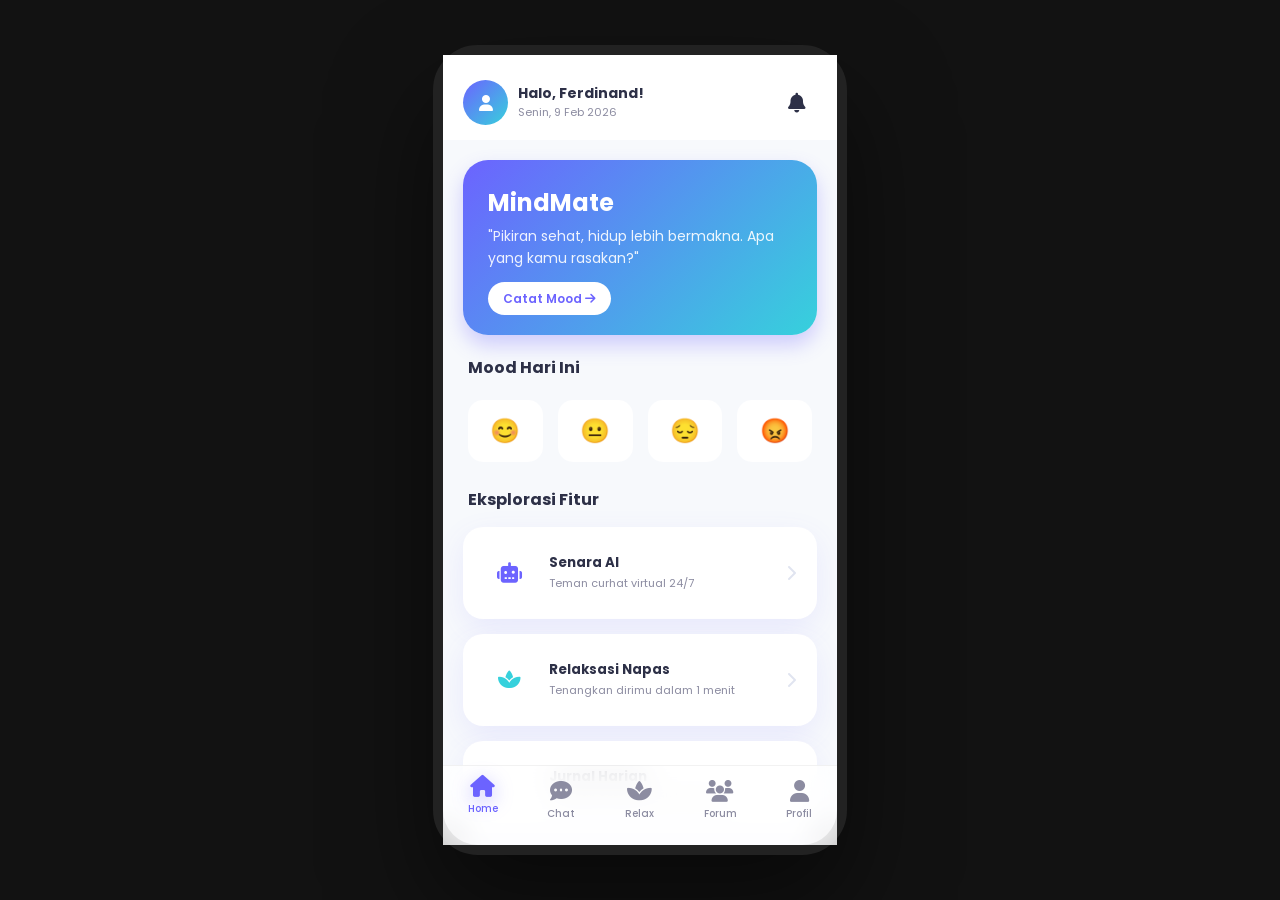
<file: index.html>
<!DOCTYPE html>
<html lang="id">
<head>
    <meta charset="UTF-8">
    <meta name="viewport" content="width=device-width, initial-scale=1.0">
    <title>MindMate - Dashboard</title>
    <link rel="stylesheet" href="https://cdnjs.cloudflare.com/ajax/libs/font-awesome/6.4.0/css/all.min.css">
    <link rel="stylesheet" href="style.css">
</head>
<body>

    <div class="phone-frame">
        <div class="top-bar">
            <div class="user-info" style="display: flex; align-items: center; gap: 10px;">
                <div style="width: 45px; height: 45px; background: var(--gradient); border-radius: 50%; display: flex; align-items: center; justify-content: center; color: white;">
                    <i class="fas fa-user"></i>
                </div>
                <div>
                    <h5 style="margin: 0; font-size: 14px;">Halo, Ferdinand!</h5>
                    <p style="margin: 0; font-size: 11px; color: var(--gray);">Senin, 9 Feb 2026</p>
                </div>
            </div>
            <a href="notifikasi.html" class="back-btn" style="background: none; font-size: 20px;">
                <i class="fas fa-bell"></i>
            </a>
        </div>

        <div class="content">
            
            <div class="card-gradient">
                <h2 class="text-white" style="margin-bottom: 5px;">MindMate</h2>
                <p class="text-white" style="opacity: 0.9;">"Pikiran sehat, hidup lebih bermakna. Apa yang kamu rasakan?"</p>
                <div style="margin-top: 15px;">
                    <a href="mood.html" style="background: white; color: var(--primary); padding: 8px 15px; border-radius: 20px; text-decoration: none; font-size: 12px; font-weight: 600;">
                        Catat Mood <i class="fas fa-arrow-right"></i>
                    </a>
                </div>
            </div>

            <div style="padding: 0 5px;">
                <h4 style="margin-bottom: 15px;">Mood Hari Ini</h4>
                <div class="mood-grid">
                    <button class="mood-btn">😊</button>
                    <button class="mood-btn">😐</button>
                    <button class="mood-btn">😔</button>
                    <button class="mood-btn">😡</button>
                </div>
            </div>

            <h4 style="margin: 25px 5px 15px;">Eksplorasi Fitur</h4>

            <a href="chat.html" class="feature-card">
                <div class="icon-box"><i class="fas fa-robot"></i></div>
                <div style="flex: 1;">
                    <h5 style="margin-bottom: 2px;">Senara AI</h5>
                    <p style="font-size: 11px;">Teman curhat virtual 24/7</p>
                </div>
                <i class="fas fa-chevron-right" style="color: var(--light-gray);"></i>
            </a>

            <a href="relax.html" class="feature-card">
                <div class="icon-box" style="color: var(--accent);"><i class="fas fa-spa"></i></div>
                <div style="flex: 1;">
                    <h5 style="margin-bottom: 2px;">Relaksasi Napas</h5>
                    <p style="font-size: 11px;">Tenangkan dirimu dalam 1 menit</p>
                </div>
                <i class="fas fa-chevron-right" style="color: var(--light-gray);"></i>
            </a>

            <a href="journal.html" class="feature-card">
                <div class="icon-box" style="color: var(--secondary);"><i class="fas fa-book-heart"></i></div>
                <div style="flex: 1;">
                    <h5 style="margin-bottom: 2px;">Jurnal Harian</h5>
                    <p style="font-size: 11px;">Tuliskan semua keluh kesahmu</p>
                </div>
                <i class="fas fa-chevron-right" style="color: var(--light-gray);"></i>
            </a>

            <a href="edukasi.html" class="feature-card">
                <div class="icon-box" style="color: var(--success);"><i class="fas fa-graduation-cap"></i></div>
                <div style="flex: 1;">
                    <h5 style="margin-bottom: 2px;">Edukasi Mental</h5>
                    <p style="font-size: 11px;">Artikel & Tips kesehatan mental</p>
                </div>
                <i class="fas fa-chevron-right" style="color: var(--light-gray);"></i>
            </a>

            <div style="background: rgba(108, 99, 255, 0.05); padding: 20px; border-radius: 20px; border: 1px dashed var(--primary); margin: 20px 0; text-align: center;">
                <p style="color: var(--primary); font-size: 12px;">Punya pertanyaan mendesak?</p>
                <a href="chat.html" style="font-weight: 600; color: var(--primary); text-decoration: none;">Tanya Senara Sekarang <i class="fas fa-paper-plane"></i></a>
            </div>

        </div>

        <nav class="bottom-nav">
            <a href="index.html" class="nav-item active">
                <i class="fas fa-home"></i>
                <span>Home</span>
            </a>
            <a href="chat.html" class="nav-item">
                <i class="fas fa-comment-dots"></i>
                <span>Chat</span>
            </a>
            <a href="relax.html" class="nav-item">
                <i class="fas fa-spa"></i>
                <span>Relax</span>
            </a>
            <a href="komunitas.html" class="nav-item">
                <i class="fas fa-users"></i>
                <span>Forum</span>
            </a>
            <a href="profil.html" class="nav-item">
                <i class="fas fa-user"></i>
                <span>Profil</span>
            </a>
        </nav>
    </div>

    <script>
        document.querySelectorAll('.mood-btn').forEach(btn => {
            btn.addEventListener('click', function() {
                document.querySelectorAll('.mood-btn').forEach(b => b.classList.remove('selected'));
                this.classList.add('selected');
            });
        });
    </script>
</body>

</html>
</file>
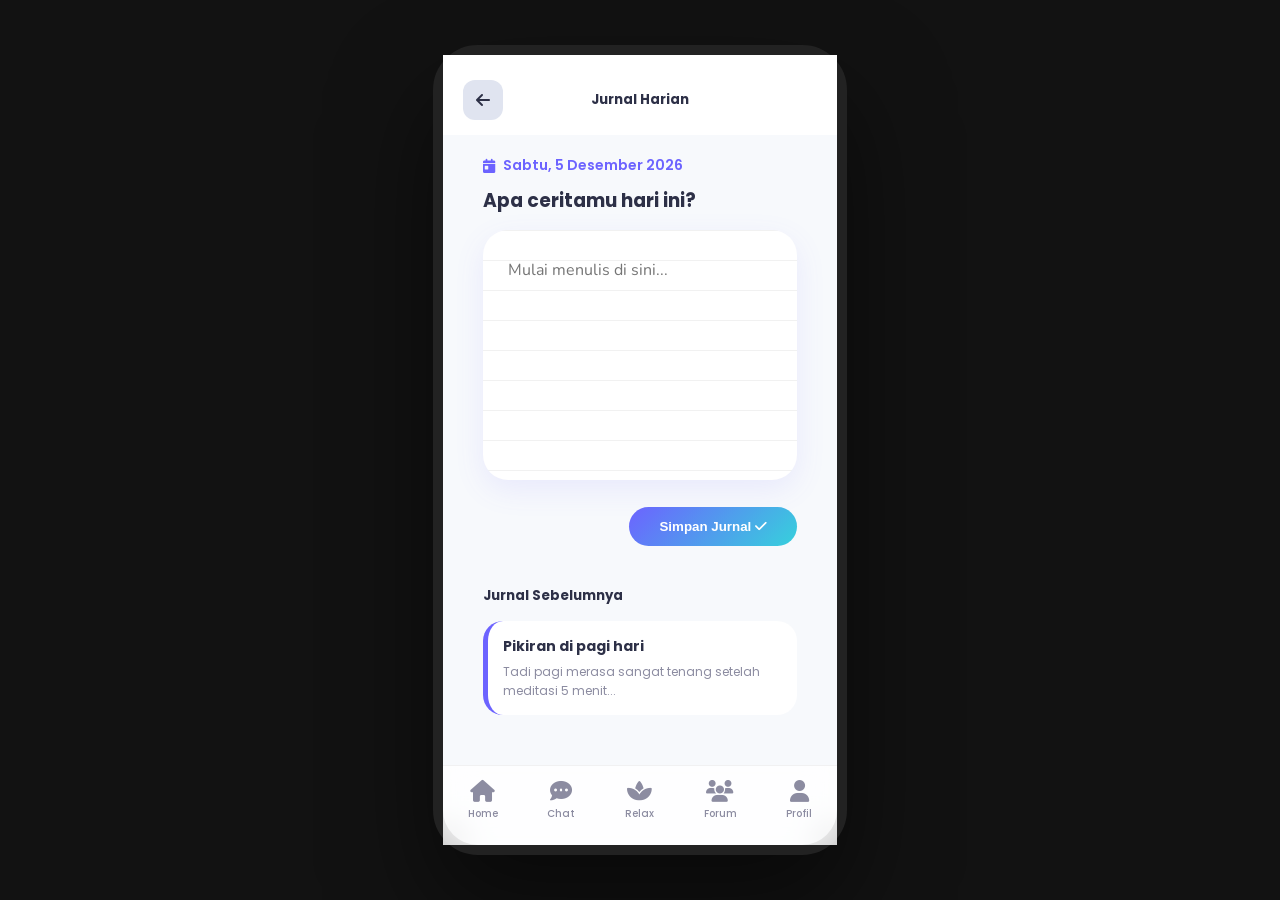
<file: journal.html>
<!DOCTYPE html>
<html lang="id">
<head>
    <meta charset="UTF-8">
    <meta name="viewport" content="width=device-width, initial-scale=1.0">
    <title>MindMate - Jurnal Pribadi</title>
    <link rel="stylesheet" href="https://cdnjs.cloudflare.com/ajax/libs/font-awesome/6.4.0/css/all.min.css">
    <link rel="stylesheet" href="style.css">
    <style>
        .journal-container {
            padding: 20px;
        }

        .date-header {
            font-size: 14px;
            color: var(--primary);
            font-weight: 600;
            margin-bottom: 10px;
            display: flex;
            align-items: center;
            gap: 8px;
        }

        /* Desain area tulis seperti kertas */
        .journal-paper {
            background: white;
            border-radius: 25px;
            padding: 25px;
            box-shadow: var(--shadow-soft);
            background-image: linear-gradient(#f1f1f1 1px, transparent 1px);
            background-size: 100% 30px;
            line-height: 30px;
            min-height: 250px;
            border: none;
            width: 100%;
            font-family: 'Nunito', sans-serif;
            font-size: 16px;
            color: var(--dark);
            outline: none;
            resize: none;
        }

        .save-action {
            margin-top: 20px;
            display: flex;
            justify-content: flex-end;
        }

        .btn-save {
            background: var(--gradient);
            color: white;
            border: none;
            padding: 12px 30px;
            border-radius: 25px;
            font-weight: 600;
            cursor: pointer;
            transition: var(--transition);
        }

        .btn-save:active { transform: scale(0.9); }

        /* Daftar jurnal yang tersimpan */
        .saved-list {
            margin-top: 40px;
        }

        .journal-card {
            background: white;
            padding: 15px;
            border-radius: 20px;
            margin-bottom: 15px;
            border-left: 5px solid var(--primary);
            animation: slideUp 0.5s ease;
        }

        .journal-card h6 { margin: 0 0 5px 0; font-size: 14px; color: var(--dark); }
        .journal-card p { 
            margin: 0; 
            font-size: 12px; 
            color: var(--gray);
            display: -webkit-box;
            -webkit-line-clamp: 2;
            -webkit-box-orient: vertical;
            overflow: hidden;
        }
    </style>
</head>
<body>

    <div class="phone-frame">
        <div class="top-bar">
            <a href="index.html" class="back-btn"><i class="fas fa-arrow-left"></i></a>
            <h5 style="margin: 0;">Jurnal Harian</h5>
            <div style="width: 40px;"></div>
        </div>

        <div class="content">
            <div class="journal-container">
                <div class="date-header">
                    <i class="fas fa-calendar-day"></i>
                    <span id="currentDate"></span>
                </div>
                
                <h3 style="margin-bottom: 15px;">Apa ceritamu hari ini?</h3>
                
                <textarea id="journalText" class="journal-paper" placeholder="Mulai menulis di sini..."></textarea>

                <div class="save-action">
                    <button id="saveBtn" class="btn-save" onclick="saveEntry()">
                        Simpan Jurnal <i class="fas fa-check"></i>
                    </button>
                </div>

                <div class="saved-list">
                    <h5 style="margin-bottom: 15px;">Jurnal Sebelumnya</h5>
                    <div id="entriesContainer">
                        <div class="journal-card">
                            <h6>Pikiran di pagi hari</h6>
                            <p>Tadi pagi merasa sangat tenang setelah meditasi 5 menit...</p>
                        </div>
                    </div>
                </div>
            </div>
        </div>

        <nav class="bottom-nav">
            <a href="index.html" class="nav-item"><i class="fas fa-home"></i><span>Home</span></a>
            <a href="chat.html" class="nav-item"><i class="fas fa-comment-dots"></i><span>Chat</span></a>
            <a href="relax.html" class="nav-item"><i class="fas fa-spa"></i><span>Relax</span></a>
            <a href="komunitas.html" class="nav-item"><i class="fas fa-users"></i><span>Forum</span></a>
            <a href="profil.html" class="nav-item"><i class="fas fa-user"></i><span>Profil</span></a>
        </nav>
    </div>

    <script>
        // Set tanggal hari ini
        const options = { weekday: 'long', year: 'numeric', month: 'long', day: 'numeric' };
        document.getElementById('currentDate').innerText = new Date().toLocaleDateString('id-ID', options);

        function saveEntry() {
            const text = document.getElementById('journalText').value;
            const container = document.getElementById('entriesContainer');
            const saveBtn = document.getElementById('saveBtn');

            if (!text.trim()) {
                alert("Tulis sesuatu dulu ya!");
                return;
            }

            // Efek Loading
            saveBtn.innerHTML = '<i class="fas fa-spinner fa-spin"></i> Menyimpan...';
            saveBtn.disabled = true;

            setTimeout(() => {
                const title = text.split(' ').slice(0, 3).join(' ') + '...';
                const newCard = `
                    <div class="journal-card">
                        <h6>${title}</h6>
                        <p>${text}</p>
                    </div>
                `;

                container.insertAdjacentHTML('afterbegin', newCard);
                
                // Reset
                document.getElementById('journalText').value = "";
                saveBtn.innerHTML = 'Simpan Jurnal <i class="fas fa-check"></i>';
                saveBtn.disabled = false;
                
                alert("Jurnal kamu berhasil disimpan dengan aman.");
            }, 1000);
        }
    </script>
</body>
</html>
</file>
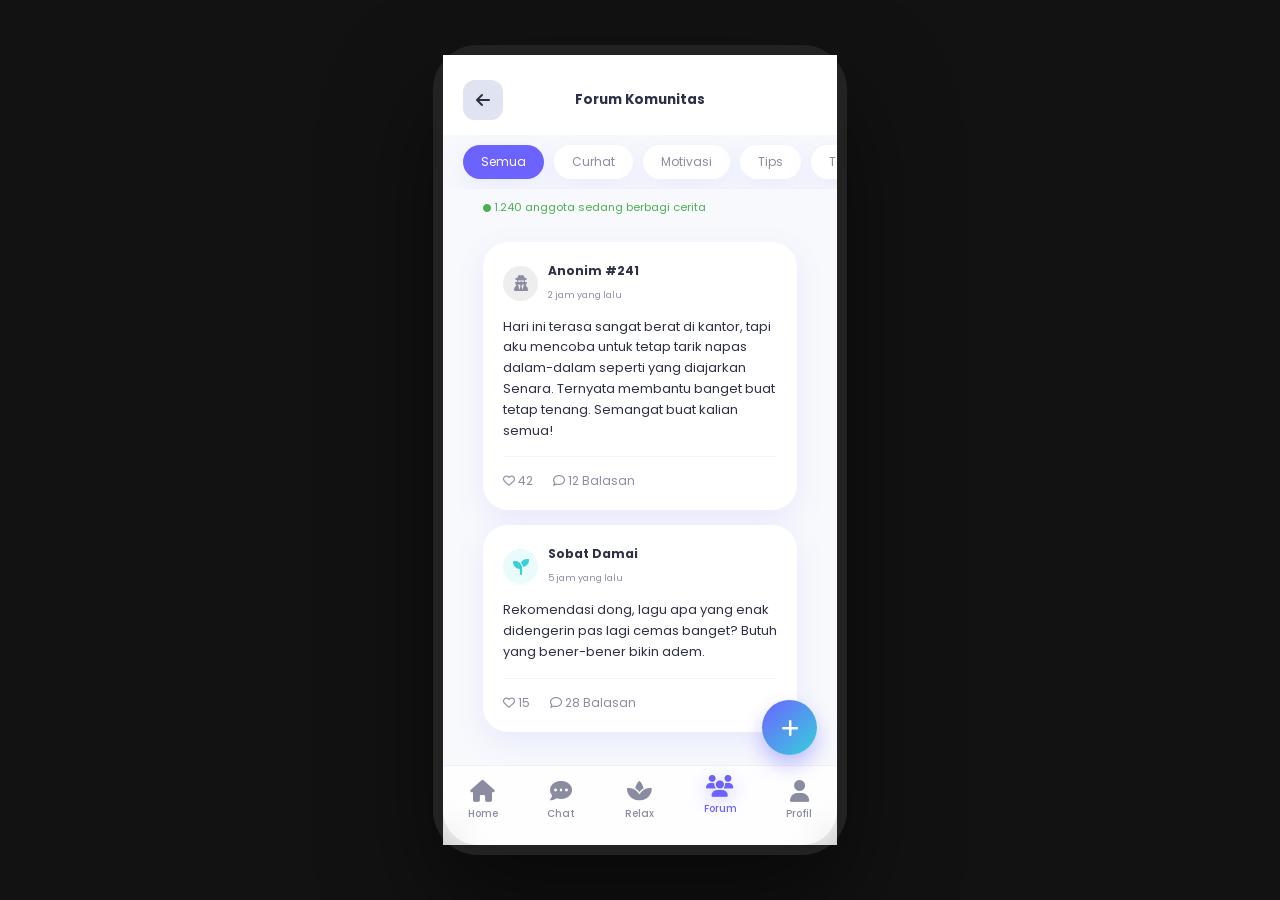
<file: komunitas.html>
<!DOCTYPE html>
<html lang="id">
<head>
    <meta charset="UTF-8">
    <meta name="viewport" content="width=device-width, initial-scale=1.0">
    <title>MindMate - Komunitas</title>
    <link rel="stylesheet" href="https://cdnjs.cloudflare.com/ajax/libs/font-awesome/6.4.0/css/all.min.css">
    <link rel="stylesheet" href="style.css">
    <style>
        .community-header {
            padding: 20px;
            background: var(--white);
        }

        .category-scroll {
            display: flex;
            gap: 10px;
            overflow-x: auto;
            padding: 10px 20px;
            scrollbar-width: none;
        }
        .category-scroll::-webkit-scrollbar { display: none; }

        .cat-pill {
            padding: 8px 18px;
            background: var(--white);
            border-radius: 20px;
            font-size: 12px;
            white-space: nowrap;
            color: var(--gray);
            box-shadow: var(--shadow-soft);
            cursor: pointer;
            transition: var(--transition);
        }

        .cat-pill.active {
            background: var(--primary);
            color: white;
        }

        /* Styling Post Card */
        .post-card {
            background: white;
            margin: 15px 20px;
            padding: 20px;
            border-radius: 25px;
            box-shadow: var(--shadow-soft);
            animation: slideUp 0.6s ease;
        }

        .post-header {
            display: flex;
            align-items: center;
            gap: 10px;
            margin-bottom: 12px;
        }

        .avatar-anon {
            width: 35px; height: 35px;
            background: #eee;
            border-radius: 50%;
            display: flex; align-items: center; justify-content: center;
            color: var(--gray);
        }

        .post-content { font-size: 13px; line-height: 1.6; color: var(--dark); }

        .post-footer {
            margin-top: 15px;
            padding-top: 15px;
            border-top: 1px solid #f5f5f5;
            display: flex;
            gap: 20px;
            font-size: 12px;
            color: var(--gray);
        }

        .action-item { cursor: pointer; transition: 0.2s; }
        .action-item:hover { color: var(--primary); }

        /* Floating Button */
        .fab {
            position: absolute;
            bottom: 90px;
            right: 20px;
            width: 55px; height: 55px;
            background: var(--gradient);
            border-radius: 50%;
            display: flex; align-items: center; justify-content: center;
            color: white;
            box-shadow: 0 10px 20px rgba(108, 99, 255, 0.4);
            cursor: pointer;
            z-index: 10;
        }
    </style>
</head>
<body>

    <div class="phone-frame">
        <div class="top-bar">
            <a href="index.html" class="back-btn"><i class="fas fa-arrow-left"></i></a>
            <h5 style="margin: 0;">Forum Komunitas</h5>
            <div style="width: 40px;"></div>
        </div>

        <div class="category-scroll">
            <div class="cat-pill active">Semua</div>
            <div class="cat-pill">Curhat</div>
            <div class="cat-pill">Motivasi</div>
            <div class="cat-pill">Tips</div>
            <div class="cat-pill">Tanya Pakar</div>
        </div>

        <div class="content">
            <p style="padding: 10px 20px; font-size: 11px; color: var(--success);">
                <i class="fas fa-circle" style="font-size: 8px;"></i> 1.240 anggota sedang berbagi cerita
            </p>

            <div class="post-card">
                <div class="post-header">
                    <div class="avatar-anon"><i class="fas fa-user-secret"></i></div>
                    <div>
                        <h6 style="margin:0; font-size:12px;">Anonim #241</h6>
                        <span style="font-size:9px; color:var(--gray);">2 jam yang lalu</span>
                    </div>
                </div>
                <p class="post-content">Hari ini terasa sangat berat di kantor, tapi aku mencoba untuk tetap tarik napas dalam-dalam seperti yang diajarkan Senara. Ternyata membantu banget buat tetap tenang. Semangat buat kalian semua!</p>
                <div class="post-footer">
                    <span class="action-item"><i class="far fa-heart"></i> 42</span>
                    <span class="action-item"><i class="far fa-comment"></i> 12 Balasan</span>
                </div>
            </div>

            <div class="post-card">
                <div class="post-header">
                    <div class="avatar-anon" style="background: rgba(54, 209, 220, 0.1); color: var(--accent);"><i class="fas fa-seedling"></i></div>
                    <div>
                        <h6 style="margin:0; font-size:12px;">Sobat Damai</h6>
                        <span style="font-size:9px; color:var(--gray);">5 jam yang lalu</span>
                    </div>
                </div>
                <p class="post-content">Rekomendasi dong, lagu apa yang enak didengerin pas lagi cemas banget? Butuh yang bener-bener bikin adem.</p>
                <div class="post-footer">
                    <span class="action-item"><i class="far fa-heart"></i> 15</span>
                    <span class="action-item"><i class="far fa-comment"></i> 28 Balasan</span>
                </div>
            </div>
        </div>

        <div class="fab" onclick="alert('Fitur menulis postingan akan segera hadir!')">
            <i class="fas fa-plus fa-lg"></i>
        </div>

        <nav class="bottom-nav">
            <a href="index.html" class="nav-item"><i class="fas fa-home"></i><span>Home</span></a>
            <a href="chat.html" class="nav-item"><i class="fas fa-comment-dots"></i><span>Chat</span></a>
            <a href="relax.html" class="nav-item"><i class="fas fa-spa"></i><span>Relax</span></a>
            <a href="komunitas.html" class="nav-item active"><i class="fas fa-users"></i><span>Forum</span></a>
            <a href="profil.html" class="nav-item"><i class="fas fa-user"></i><span>Profil</span></a>
        </nav>
    </div>

    <script>
        // Script untuk ganti tab kategori
        document.querySelectorAll('.cat-pill').forEach(pill => {
            pill.addEventListener('click', function() {
                document.querySelectorAll('.cat-pill').forEach(p => p.classList.remove('active'));
                this.classList.add('active');
            });
        });
    </script>
</body>
</html>
</file>
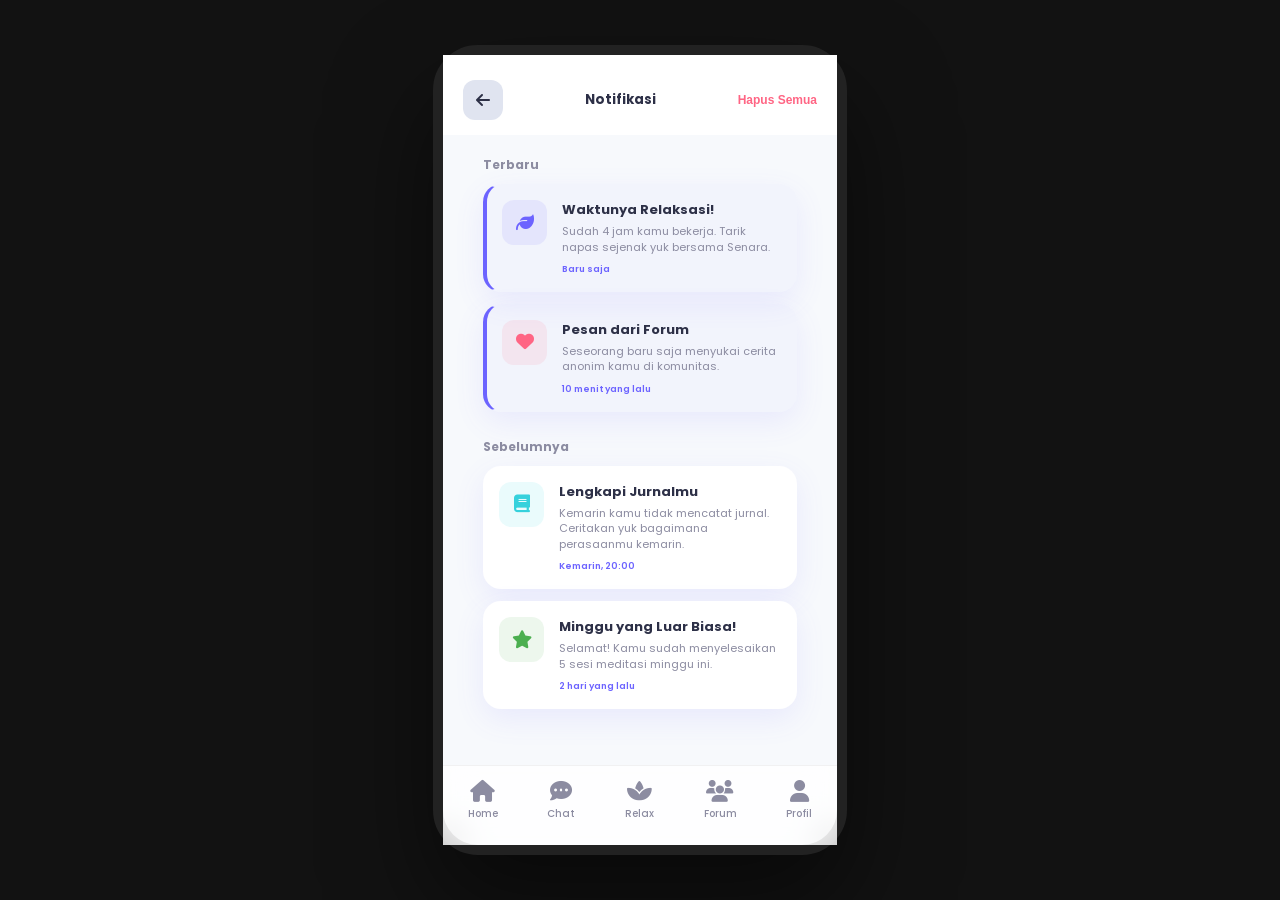
<file: notifikasi.html>
<!DOCTYPE html>
<html lang="id">
<head>
    <meta charset="UTF-8">
    <meta name="viewport" content="width=device-width, initial-scale=1.0">
    <title>MindMate - Notifikasi</title>
    <link rel="stylesheet" href="https://cdnjs.cloudflare.com/ajax/libs/font-awesome/6.4.0/css/all.min.css">
    <link rel="stylesheet" href="style.css">
    <style>
        .notif-section { padding: 0 20px; }
        
        .notif-card {
            background: white;
            padding: 15px;
            border-radius: 18px;
            margin-bottom: 12px;
            display: flex;
            gap: 15px;
            box-shadow: var(--shadow-soft);
            position: relative;
            transition: var(--transition);
            border: 1px solid transparent;
        }

        .notif-card.unread {
            background: rgba(108, 99, 255, 0.03);
            border-left: 4px solid var(--primary);
        }

        .notif-icon {
            width: 45px; height: 45px;
            border-radius: 12px;
            display: flex; align-items: center; justify-content: center;
            font-size: 18px;
            flex-shrink: 0;
        }

        .notif-content h6 { margin: 0 0 4px 0; font-size: 13px; color: var(--dark); }
        .notif-content p { margin: 0; font-size: 11px; color: var(--gray); line-height: 1.4; }
        .notif-time { font-size: 9px; color: var(--primary); margin-top: 8px; display: block; font-weight: 600; }

        .btn-clear {
            font-size: 12px;
            color: var(--secondary);
            cursor: pointer;
            background: none;
            border: none;
            font-weight: 600;
        }

        .empty-state {
            text-align: center;
            padding: 50px 20px;
            display: none; /* Muncul jika notif dihapus */
        }
    </style>
</head>
<body>

    <div class="phone-frame">
        <div class="top-bar">
            <a href="index.html" class="back-btn"><i class="fas fa-arrow-left"></i></a>
            <h5 style="margin: 0;">Notifikasi</h5>
            <button class="btn-clear" onclick="clearAll()">Hapus Semua</button>
        </div>

        <div class="content">
            <div class="notif-section" id="notifList">
                
                <p style="font-size: 12px; font-weight: 700; margin: 20px 0 10px;">Terbaru</p>

                <div class="notif-card unread">
                    <div class="notif-icon" style="background: rgba(108, 99, 255, 0.1); color: var(--primary);">
                        <i class="fas fa-leaf"></i>
                    </div>
                    <div class="notif-content">
                        <h6>Waktunya Relaksasi!</h6>
                        <p>Sudah 4 jam kamu bekerja. Tarik napas sejenak yuk bersama Senara.</p>
                        <span class="notif-time">Baru saja</span>
                    </div>
                </div>

                <div class="notif-card unread">
                    <div class="notif-icon" style="background: rgba(255, 101, 132, 0.1); color: var(--secondary);">
                        <i class="fas fa-heart"></i>
                    </div>
                    <div class="notif-content">
                        <h6>Pesan dari Forum</h6>
                        <p>Seseorang baru saja menyukai cerita anonim kamu di komunitas.</p>
                        <span class="notif-time">10 menit yang lalu</span>
                    </div>
                </div>

                <p style="font-size: 12px; font-weight: 700; margin: 25px 0 10px;">Sebelumnya</p>

                <div class="notif-card">
                    <div class="notif-icon" style="background: rgba(54, 209, 220, 0.1); color: var(--accent);">
                        <i class="fas fa-book"></i>
                    </div>
                    <div class="notif-content">
                        <h6>Lengkapi Jurnalmu</h6>
                        <p>Kemarin kamu tidak mencatat jurnal. Ceritakan yuk bagaimana perasaanmu kemarin.</p>
                        <span class="notif-time">Kemarin, 20:00</span>
                    </div>
                </div>

                <div class="notif-card">
                    <div class="notif-icon" style="background: rgba(76, 175, 80, 0.1); color: var(--success);">
                        <i class="fas fa-star"></i>
                    </div>
                    <div class="notif-content">
                        <h6>Minggu yang Luar Biasa!</h6>
                        <p>Selamat! Kamu sudah menyelesaikan 5 sesi meditasi minggu ini.</p>
                        <span class="notif-time">2 hari yang lalu</span>
                    </div>
                </div>

            </div>

            <div id="emptyState" class="empty-state">
                <i class="fas fa-bell-slash" style="font-size: 50px; color: var(--light-gray); margin-bottom: 15px;"></i>
                <h5>Tidak ada notifikasi</h5>
                <p>Kamu sudah membaca semua pesan.</p>
            </div>
        </div>

        <nav class="bottom-nav">
            <a href="index.html" class="nav-item"><i class="fas fa-home"></i><span>Home</span></a>
            <a href="chat.html" class="nav-item"><i class="fas fa-comment-dots"></i><span>Chat</span></a>
            <a href="relax.html" class="nav-item"><i class="fas fa-spa"></i><span>Relax</span></a>
            <a href="komunitas.html" class="nav-item"><i class="fas fa-users"></i><span>Forum</span></a>
            <a href="profil.html" class="nav-item"><i class="fas fa-user"></i><span>Profil</span></a>
        </nav>
    </div>

    <script>
        function clearAll() {
            if(confirm('Hapus semua notifikasi?')) {
                document.getElementById('notifList').style.display = 'none';
                document.getElementById('emptyState').style.display = 'block';
            }
        }
    </script>
</body>
</html>
</file>
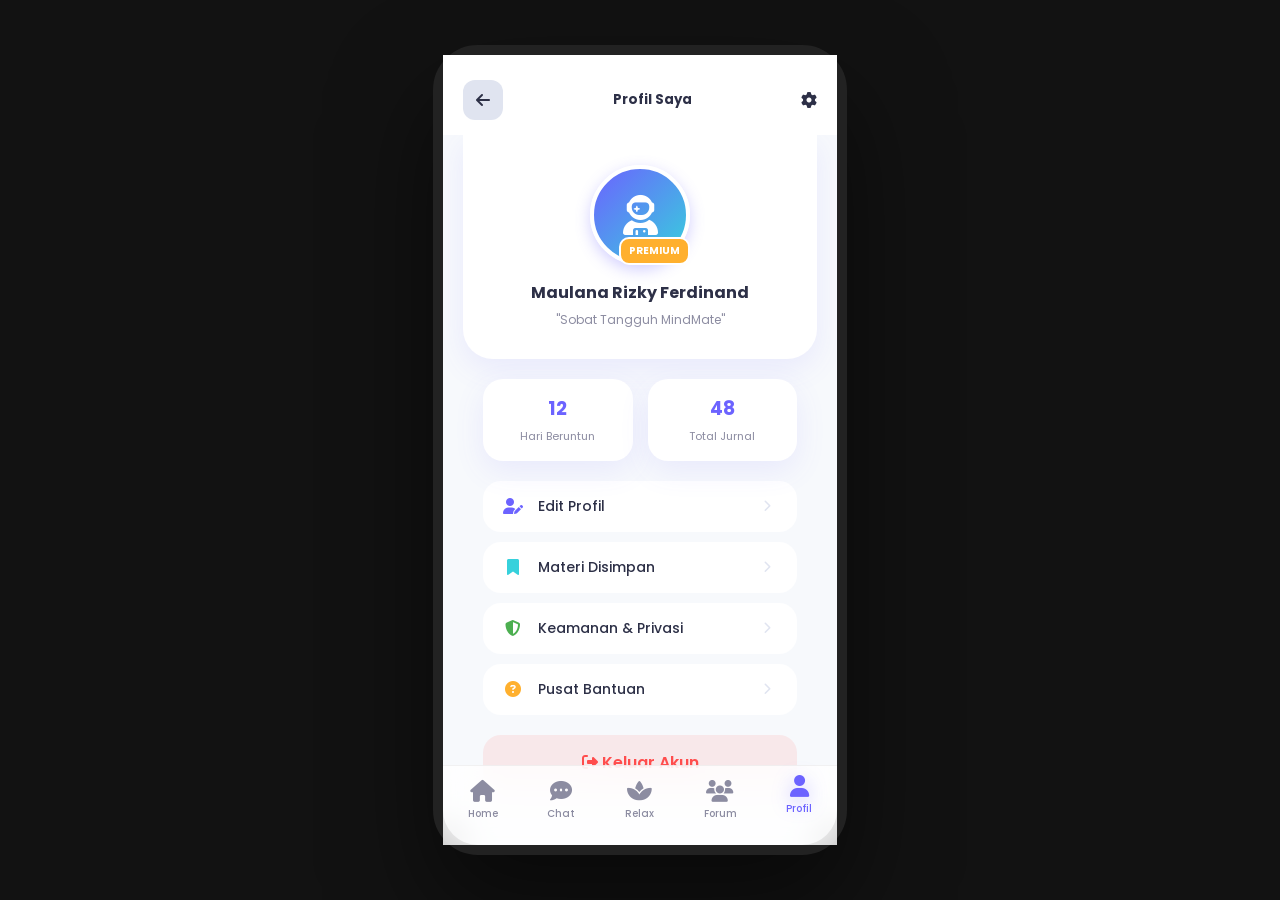
<file: profil.html>
<!DOCTYPE html>
<html lang="id">
<head>
    <meta charset="UTF-8">
    <meta name="viewport" content="width=device-width, initial-scale=1.0">
    <title>MindMate - Profil Saya</title>
    <link rel="stylesheet" href="https://cdnjs.cloudflare.com/ajax/libs/font-awesome/6.4.0/css/all.min.css">
    <link rel="stylesheet" href="style.css">
    <style>
        .profile-header {
            text-align: center;
            padding: 30px 20px;
            background: var(--white);
            border-radius: 0 0 30px 30px;
            box-shadow: var(--shadow-soft);
        }

        .profile-img-container {
            position: relative;
            width: 100px;
            height: 100px;
            margin: 0 auto 15px;
        }

        .profile-img {
            width: 100%;
            height: 100%;
            border-radius: 50%;
            background: var(--gradient);
            display: flex;
            align-items: center;
            justify-content: center;
            font-size: 40px;
            color: white;
            border: 4px solid var(--white);
            box-shadow: 0 5px 15px rgba(108, 99, 255, 0.3);
        }

        .badge-premium {
            position: absolute;
            bottom: 0;
            right: 0;
            background: var(--warning);
            color: white;
            padding: 4px 8px;
            border-radius: 10px;
            font-size: 10px;
            font-weight: 700;
            border: 2px solid white;
        }

        .stats-container {
            display: grid;
            grid-template-columns: 1fr 1fr;
            gap: 15px;
            padding: 20px;
        }

        .stat-card {
            background: white;
            padding: 15px;
            border-radius: 20px;
            text-align: center;
            box-shadow: var(--shadow-soft);
        }

        .stat-card h3 { color: var(--primary); margin-bottom: 5px; }
        .stat-card p { font-size: 11px; margin: 0; }

        .menu-list { padding: 0 20px; }
        
        .menu-item {
            background: white;
            padding: 15px 20px;
            border-radius: 18px;
            margin-bottom: 10px;
            display: flex;
            align-items: center;
            gap: 15px;
            text-decoration: none;
            color: var(--dark);
            transition: var(--transition);
        }

        .menu-item:active { transform: scale(0.98); background: #f0f0f0; }
        .menu-item i { width: 20px; text-align: center; }
        .menu-item span { flex: 1; font-size: 14px; font-weight: 500; }
        .menu-item .chevron { color: var(--light-gray); font-size: 12px; }

        .logout-btn {
            margin: 20px;
            padding: 15px;
            border-radius: 18px;
            background: rgba(255, 77, 77, 0.1);
            color: var(--danger);
            text-align: center;
            font-weight: 600;
            cursor: pointer;
            transition: var(--transition);
        }
        .logout-btn:hover { background: var(--danger); color: white; }
    </style>
</head>
<body>

    <div class="phone-frame">
        <div class="top-bar" style="background: var(--white);">
            <a href="index.html" class="back-btn"><i class="fas fa-arrow-left"></i></a>
            <h5 style="margin: 0;">Profil Saya</h5>
            <a href="pengaturan.html" style="color: var(--dark);"><i class="fas fa-cog"></i></a>
        </div>

        <div class="content">
            <div class="profile-header">
                <div class="profile-img-container">
                    <div class="profile-img">
                        <i class="fas fa-user-astronaut"></i>
                    </div>
                    <div class="badge-premium">PREMIUM</div>
                </div>
                <h4 style="margin-bottom: 5px;">Maulana Rizky Ferdinand</h4>
                <p style="font-size: 12px;">"Sobat Tangguh MindMate"</p>
            </div>

            <div class="stats-container">
                <div class="stat-card">
                    <h3>12</h3>
                    <p>Hari Beruntun</p>
                </div>
                <div class="stat-card">
                    <h3>48</h3>
                    <p>Total Jurnal</p>
                </div>
            </div>

            <div class="menu-list">
                <a href="pengaturan.html" class="menu-item">
                    <i class="fas fa-user-edit" style="color: var(--primary);"></i>
                    <span>Edit Profil</span>
                    <i class="fas fa-chevron-right chevron"></i>
                </a>
                <a href="edukasi.html" class="menu-item">
                    <i class="fas fa-bookmark" style="color: var(--accent);"></i>
                    <span>Materi Disimpan</span>
                    <i class="fas fa-chevron-right chevron"></i>
                </a>
                <a href="#" class="menu-item">
                    <i class="fas fa-shield-alt" style="color: var(--success);"></i>
                    <span>Keamanan & Privasi</span>
                    <i class="fas fa-chevron-right chevron"></i>
                </a>
                <a href="#" class="menu-item">
                    <i class="fas fa-question-circle" style="color: var(--warning);"></i>
                    <span>Pusat Bantuan</span>
                    <i class="fas fa-chevron-right chevron"></i>
                </a>
            </div>

            <div class="logout-btn" onclick="confirmLogout()">
                <i class="fas fa-sign-out-alt"></i> Keluar Akun
            </div>
        </div>

        <nav class="bottom-nav">
            <a href="index.html" class="nav-item"><i class="fas fa-home"></i><span>Home</span></a>
            <a href="chat.html" class="nav-item"><i class="fas fa-comment-dots"></i><span>Chat</span></a>
            <a href="relax.html" class="nav-item"><i class="fas fa-spa"></i><span>Relax</span></a>
            <a href="komunitas.html" class="nav-item"><i class="fas fa-users"></i><span>Forum</span></a>
            <a href="profil.html" class="nav-item active"><i class="fas fa-user"></i><span>Profil</span></a>
        </nav>
    </div>

    <script>
        function confirmLogout() {
            if(confirm('Apakah kamu yakin ingin keluar?')) {
                alert('Berhasil keluar!');
                window.location.href = 'index.html';
            }
        }
    </script>
</body>

</html>
</file>
<file: style.css>
/* MINDMATE PREMIUM APP STYLESHEET 
   Fitur: Glassmorphism, Smooth Animations, Custom Scrollbar, Mobile Responsive Frame
*/

@import url('https://fonts.googleapis.com/css2?family=Poppins:wght@300;400;500;600;700&family=Nunito:wght@400;600;700&display=swap');

:root {
    /* Palet Warna Sesuai Dokumenmu */
    --primary: #6C63FF;
    --primary-light: #8A84FF;
    --secondary: #FF6584;
    --accent: #36D1DC;
    --success: #4CAF50;
    --warning: #FFB02E;
    --danger: #FF4D4D;
    
    /* Neutrals */
    --bg-dark: #121212; /* Background Monitor */
    --app-bg: #F7F9FC; /* Background Dalam Aplikasi */
    --white: #ffffff;
    --dark: #2D3047;
    --gray: #8C8CA1;
    --light-gray: #E0E4F0;
    
    /* Effects */
    --gradient: linear-gradient(135deg, #6C63FF 0%, #36D1DC 100%);
    --shadow-soft: 0 10px 30px rgba(108, 99, 255, 0.1);
    --shadow-strong: 0 15px 35px rgba(0, 0, 0, 0.1);
    --glass: rgba(255, 255, 255, 0.8);
    --transition: all 0.3s cubic-bezier(0.25, 0.8, 0.25, 1);
}

/* 1. RESET & GLOBAL STYLES */
* {
    margin: 0;
    padding: 0;
    box-sizing: border-box;
    -webkit-tap-highlight-color: transparent;
}

body {
    background-color: var(--bg-dark);
    font-family: 'Poppins', sans-serif;
    display: flex;
    justify-content: center;
    align-items: center;
    min-height: 100vh;
    color: var(--dark);
    overflow: hidden; /* Mencegah scroll di background monitor */
}

/* 2. SMARTPHONE FRAME (Wadah Utama) */
.phone-frame {
    width: 100%;
    max-width: 414px; /* Standar iPhone Pro Max */
    height: 90vh;
    max-height: 850px;
    background: var(--app-bg);
    border: 10px solid #222;
    border-radius: 45px;
    position: relative;
    box-shadow: 0 50px 100px rgba(0,0,0,0.5);
    display: flex;
    flex-direction: column;
    animation: slideUp 0.8s ease-out;
}

/* Animasi Masuk Aplikasi */
@keyframes slideUp {
    from { opacity: 0; transform: translateY(50px); }
    to { opacity: 1; transform: translateY(0); }
}

/* 3. HEADER & NAVIGATION TOP */
.top-bar {
    padding: 25px 20px 15px;
    display: flex;
    align-items: center;
    justify-content: space-between;
    background: var(--white);
    z-index: 10;
}

.back-btn {
    width: 40px;
    height: 40px;
    border-radius: 12px;
    display: flex;
    align-items: center;
    justify-content: center;
    background: var(--light-gray);
    color: var(--dark);
    text-decoration: none;
    transition: var(--transition);
}

.back-btn:hover { background: var(--primary); color: var(--white); }

/* 4. CONTENT AREA (Scrollable) */
.content {
    flex: 1;
    overflow-y: auto;
    padding: 0 20px 100px; /* Padding bawah extra untuk bottom nav */
    scrollbar-width: none; /* Firefox */
}

.content::-webkit-scrollbar { display: none; } /* Chrome/Safari */

/* 5. COMPONENTS: CARDS, BUTTONS, INPUTS */
.card-gradient {
    background: var(--gradient);
    border-radius: 25px;
    padding: 25px;
    color: var(--white);
    margin: 20px 0;
    box-shadow: 0 10px 20px rgba(108, 99, 255, 0.3);
}

.feature-card {
    background: var(--white);
    border-radius: 20px;
    padding: 20px;
    margin-bottom: 15px;
    display: flex;
    align-items: center;
    gap: 15px;
    text-decoration: none;
    color: var(--dark);
    box-shadow: var(--shadow-soft);
    transition: var(--transition);
    border: 1px solid transparent;
}

.feature-card:hover {
    transform: translateY(-5px);
    border-color: var(--primary-light);
    box-shadow: var(--shadow-strong);
}

.icon-box {
    width: 50px;
    height: 50px;
    border-radius: 15px;
    background: var(--light);
    display: flex;
    align-items: center;
    justify-content: center;
    font-size: 20px;
    color: var(--primary);
}

/* 6. BOTTOM NAVIGATION BAR */
.bottom-nav {
    position: absolute;
    bottom: 0;
    width: 100%;
    height: 80px;
    background: var(--glass);
    backdrop-filter: blur(15px);
    display: flex;
    justify-content: space-around;
    align-items: center;
    border-top: 1px solid rgba(0,0,0,0.05);
    padding-bottom: 10px; /* Space for home indicator */
}

.nav-item {
    text-decoration: none;
    color: var(--gray);
    display: flex;
    flex-direction: column;
    align-items: center;
    gap: 4px;
    transition: var(--transition);
}

.nav-item i { font-size: 22px; }
.nav-item span { font-size: 10px; font-weight: 500; }

.nav-item.active {
    color: var(--primary);
    transform: translateY(-5px);
}

.nav-item.active i {
    filter: drop-shadow(0 5px 10px rgba(108, 99, 255, 0.4));
}

/* 7. CHAT INTERFACE BUBBLES */
.chat-container {
    display: flex;
    flex-direction: column;
    gap: 12px;
}

.msg {
    max-width: 80%;
    padding: 12px 18px;
    border-radius: 20px;
    font-size: 14px;
    line-height: 1.5;
    animation: popIn 0.3s ease;
}

@keyframes popIn {
    from { opacity: 0; transform: scale(0.8); }
    to { opacity: 1; transform: scale(1); }
}

.bot-msg {
    background: var(--white);
    color: var(--dark);
    align-self: flex-start;
    border-bottom-left-radius: 4px;
}

.user-msg {
    background: var(--primary);
    color: var(--white);
    align-self: flex-end;
    border-bottom-right-radius: 4px;
}

/* 8. RELAXATION ANIMATION (The Breathing Circle) */
.breathe-container {
    height: 300px;
    display: flex;
    align-items: center;
    justify-content: center;
}

.breathe-circle {
    width: 160px;
    height: 160px;
    background: var(--gradient);
    border-radius: 50%;
    display: flex;
    align-items: center;
    justify-content: center;
    color: white;
    font-weight: bold;
    box-shadow: 0 0 50px rgba(108, 99, 255, 0.3);
    animation: breathing 8s infinite ease-in-out;
}

@keyframes breathing {
    0%, 100% { transform: scale(1); box-shadow: 0 0 20px rgba(108, 99, 255, 0.2); }
    50% { transform: scale(1.5); box-shadow: 0 0 60px rgba(108, 99, 255, 0.5); }
}

/* 9. MOOD SELECTOR STYLES */
.mood-grid {
    display: grid;
    grid-template-columns: repeat(4, 1fr);
    gap: 15px;
    margin-top: 20px;
}

.mood-btn {
    background: white;
    border: 2px solid transparent;
    border-radius: 15px;
    padding: 15px 5px;
    font-size: 24px;
    cursor: pointer;
    transition: var(--transition);
}

.mood-btn:hover { transform: scale(1.1); background: var(--light-gray); }
.mood-btn.selected { border-color: var(--primary); background: rgba(108, 99, 255, 0.1); }

/* Style khusus saat Dark Mode aktif */
body.dark-mode {
    background-color: #000; /* Background monitor jadi hitam pekat */
}

body.dark-mode .phone-frame {
    background-color: #1a1a1a; /* Dalam HP jadi gelap */
    color: #ffffff;
}

body.dark-mode .top-bar, 
body.dark-mode .bottom-nav,
body.dark-mode .setting-item,
body.dark-mode .feature-card,
body.dark-mode .post-card,
body.dark-mode .history-item {
    background-color: #2d2d2d;
    color: #ffffff;
    border-color: #444;
}

body.dark-mode .setting-label, 
body.dark-mode h4, 
body.dark-mode h5 {
    color: #ffffff;
}

body.dark-mode p {
    color: #bbb;
}
/* 10. TYPOGRAPHY HELPERS */
h1, h2, h3 { font-family: 'Poppins', sans-serif; color: var(--dark); font-weight: 700; }
p { color: var(--gray); font-size: 14px; line-height: 1.6; }

.text-white { color: var(--white) !important; }
</file>
